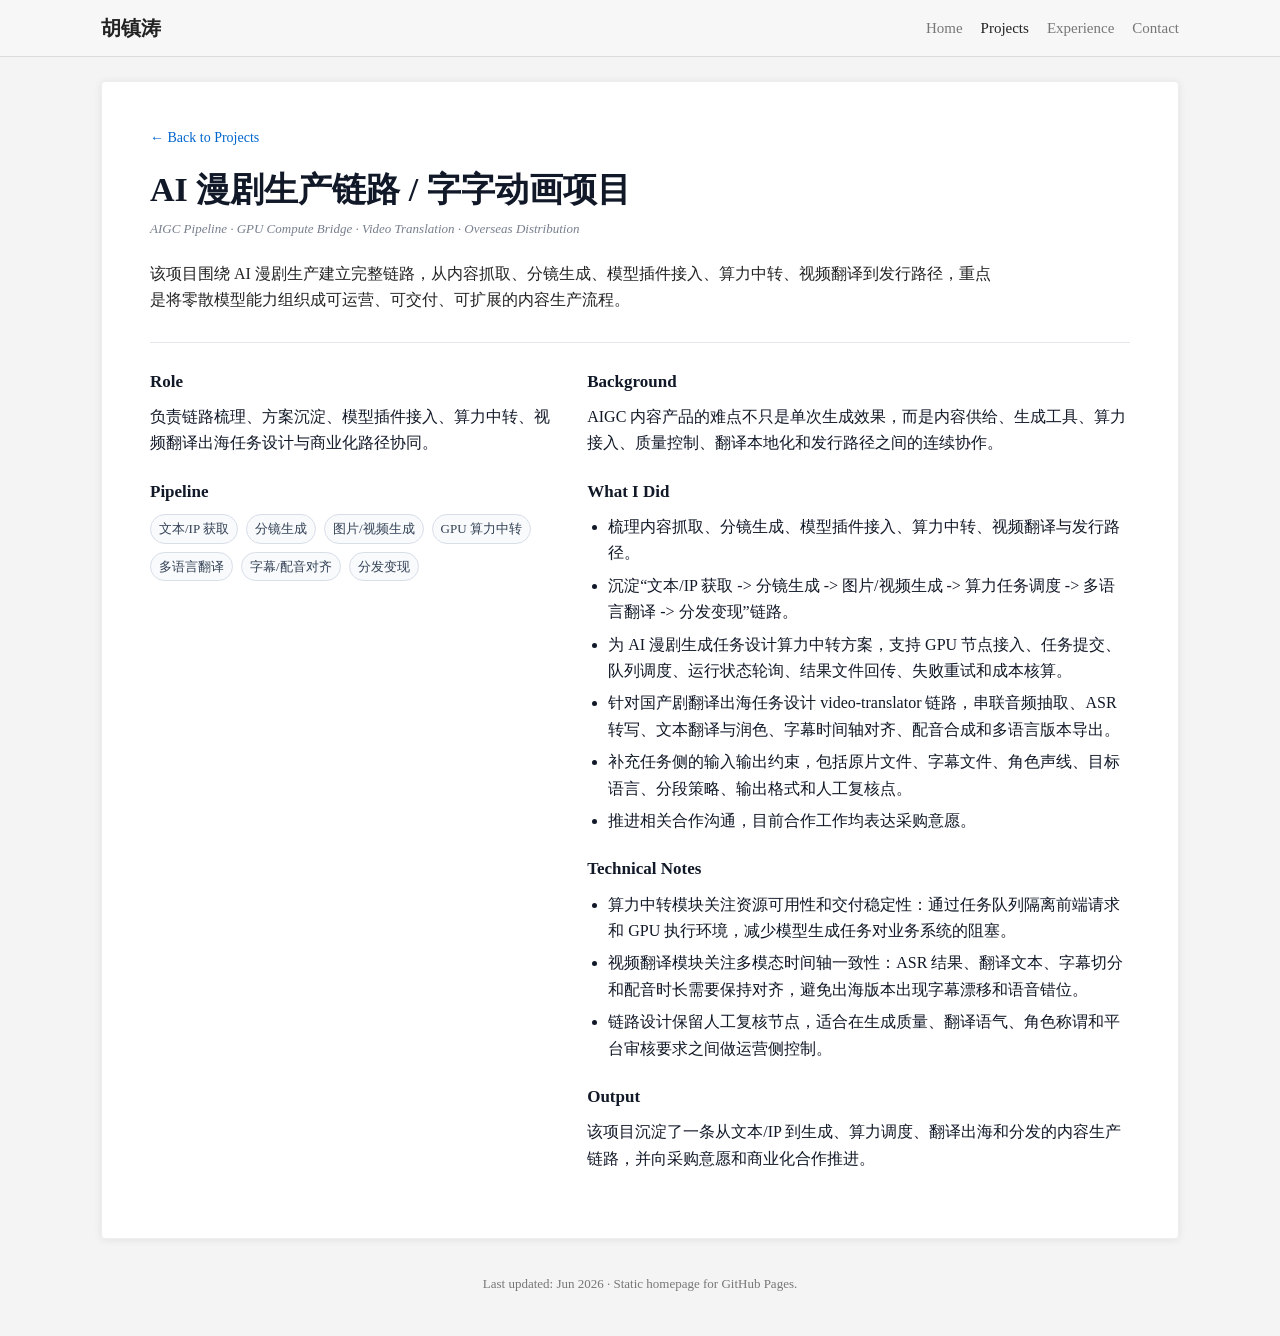
<file: projects/ai-comic.html>
<!doctype html>
<html lang="zh-CN">
  <head>
    <meta charset="utf-8" />
    <meta name="viewport" content="width=device-width, initial-scale=1" />
    <title>AI 漫剧生产链路 - 胡镇涛</title>
    <link rel="icon" href="../assets/profile.jpg" />
    <link rel="stylesheet" href="../styles.css" />
  </head>
  <body>
    <header class="topbar">
      <div class="nav-wrap">
        <a class="site-name" href="../index.html">胡镇涛</a>
        <nav class="nav-links" aria-label="主导航">
          <a href="../index.html">Home</a>
          <a class="active" href="../index.html#projects">Projects</a>
          <a href="../index.html#experience">Experience</a>
          <a href="../index.html#contact">Contact</a>
        </nav>
      </div>
    </header>

    <main class="container">
      <article class="card detail-card">
        <a class="back-link" href="../index.html#projects">← Back to Projects</a>
        <h1 class="detail-title">AI 漫剧生产链路 / 字字动画项目</h1>
        <p class="detail-meta">AIGC Pipeline · GPU Compute Bridge · Video Translation · Overseas Distribution</p>
        <p class="detail-lede">
          该项目围绕 AI 漫剧生产建立完整链路，从内容抓取、分镜生成、模型插件接入、算力中转、视频翻译到发行路径，重点是将零散模型能力组织成可运营、可交付、可扩展的内容生产流程。
        </p>

        <div class="detail-grid">
          <aside>
            <section class="detail-section">
              <h2>Role</h2>
              <p>负责链路梳理、方案沉淀、模型插件接入、算力中转、视频翻译出海任务设计与商业化路径协同。</p>
            </section>
            <section class="detail-section">
              <h2>Pipeline</h2>
              <div class="tag-list">
                <span>文本/IP 获取</span>
                <span>分镜生成</span>
                <span>图片/视频生成</span>
                <span>GPU 算力中转</span>
                <span>多语言翻译</span>
                <span>字幕/配音对齐</span>
                <span>分发变现</span>
              </div>
            </section>
          </aside>

          <div>
            <section class="detail-section">
              <h2>Background</h2>
              <p>
                AIGC 内容产品的难点不只是单次生成效果，而是内容供给、生成工具、算力接入、质量控制、翻译本地化和发行路径之间的连续协作。
              </p>
            </section>

            <section class="detail-section">
              <h2>What I Did</h2>
              <ul>
                <li>梳理内容抓取、分镜生成、模型插件接入、算力中转、视频翻译与发行路径。</li>
                <li>沉淀“文本/IP 获取 -> 分镜生成 -> 图片/视频生成 -> 算力任务调度 -> 多语言翻译 -> 分发变现”链路。</li>
                <li>为 AI 漫剧生成任务设计算力中转方案，支持 GPU 节点接入、任务提交、队列调度、运行状态轮询、结果文件回传、失败重试和成本核算。</li>
                <li>针对国产剧翻译出海任务设计 video-translator 链路，串联音频抽取、ASR 转写、文本翻译与润色、字幕时间轴对齐、配音合成和多语言版本导出。</li>
                <li>补充任务侧的输入输出约束，包括原片文件、字幕文件、角色声线、目标语言、分段策略、输出格式和人工复核点。</li>
                <li>推进相关合作沟通，目前合作工作均表达采购意愿。</li>
              </ul>
            </section>

            <section class="detail-section">
              <h2>Technical Notes</h2>
              <ul>
                <li>算力中转模块关注资源可用性和交付稳定性：通过任务队列隔离前端请求和 GPU 执行环境，减少模型生成任务对业务系统的阻塞。</li>
                <li>视频翻译模块关注多模态时间轴一致性：ASR 结果、翻译文本、字幕切分和配音时长需要保持对齐，避免出海版本出现字幕漂移和语音错位。</li>
                <li>链路设计保留人工复核节点，适合在生成质量、翻译语气、角色称谓和平台审核要求之间做运营侧控制。</li>
              </ul>
            </section>

            <section class="detail-section">
              <h2>Output</h2>
              <p>
                该项目沉淀了一条从文本/IP 到生成、算力调度、翻译出海和分发的内容生产链路，并向采购意愿和商业化合作推进。
              </p>
            </section>
          </div>
        </div>
      </article>
    </main>

    <footer class="footer">
      <p>Last updated: Jun 2026 · Static homepage for GitHub Pages.</p>
    </footer>
  </body>
</html>
</file>
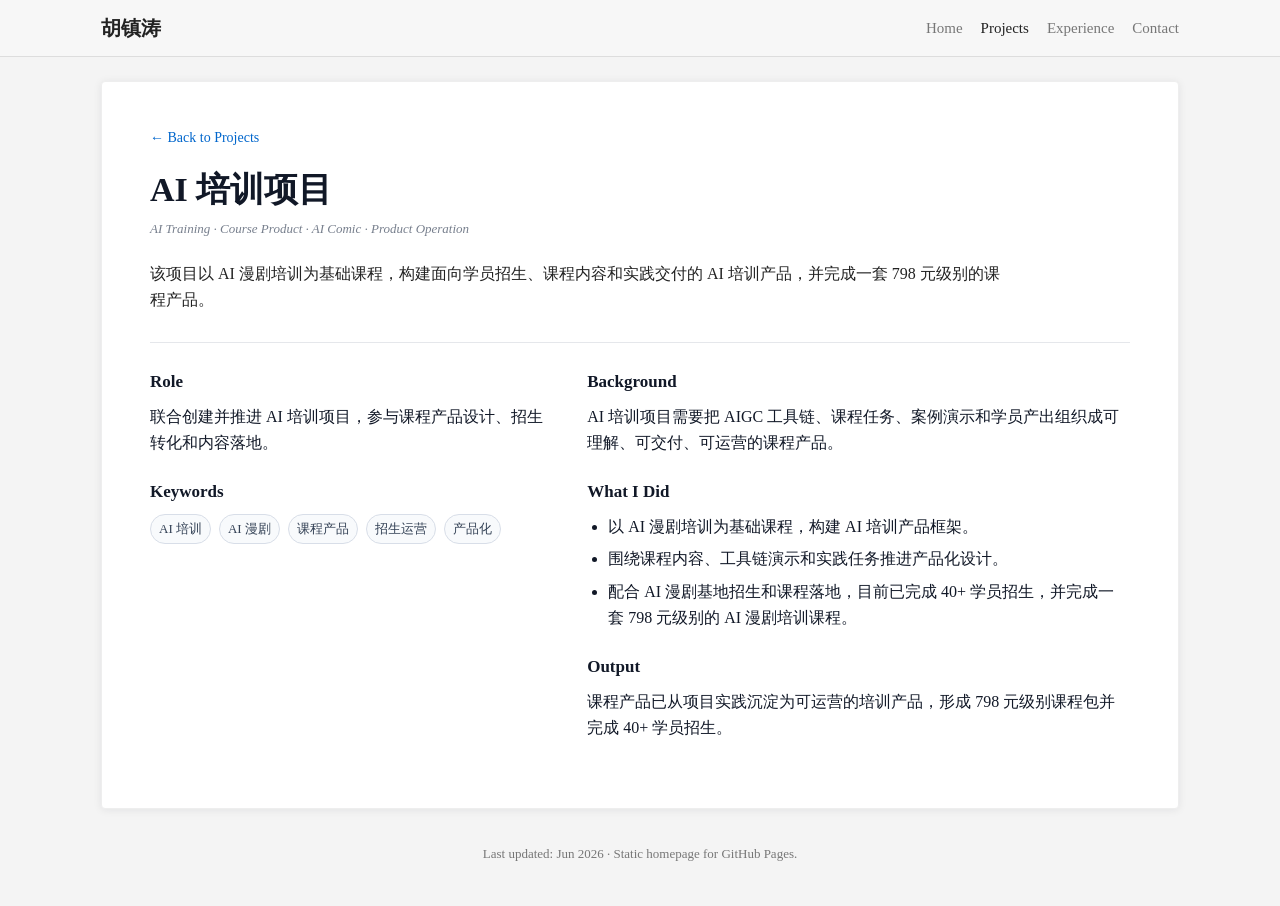
<file: projects/ai-training.html>
<!doctype html>
<html lang="zh-CN">
  <head>
    <meta charset="utf-8" />
    <meta name="viewport" content="width=device-width, initial-scale=1" />
    <title>AI 培训项目 - 胡镇涛</title>
    <link rel="icon" href="../assets/profile.jpg" />
    <link rel="stylesheet" href="../styles.css" />
  </head>
  <body>
    <header class="topbar">
      <div class="nav-wrap">
        <a class="site-name" href="../index.html">胡镇涛</a>
        <nav class="nav-links" aria-label="主导航">
          <a href="../index.html">Home</a>
          <a class="active" href="../index.html#projects">Projects</a>
          <a href="../index.html#experience">Experience</a>
          <a href="../index.html#contact">Contact</a>
        </nav>
      </div>
    </header>

    <main class="container">
      <article class="card detail-card">
        <a class="back-link" href="../index.html#projects">← Back to Projects</a>
        <h1 class="detail-title">AI 培训项目</h1>
        <p class="detail-meta">AI Training · Course Product · AI Comic · Product Operation</p>
        <p class="detail-lede">
          该项目以 AI 漫剧培训为基础课程，构建面向学员招生、课程内容和实践交付的 AI 培训产品，并完成一套 798 元级别的课程产品。
        </p>

        <div class="detail-grid">
          <aside>
            <section class="detail-section">
              <h2>Role</h2>
              <p>联合创建并推进 AI 培训项目，参与课程产品设计、招生转化和内容落地。</p>
            </section>
            <section class="detail-section">
              <h2>Keywords</h2>
              <div class="tag-list">
                <span>AI 培训</span>
                <span>AI 漫剧</span>
                <span>课程产品</span>
                <span>招生运营</span>
                <span>产品化</span>
              </div>
            </section>
          </aside>

          <div>
            <section class="detail-section">
              <h2>Background</h2>
              <p>
                AI 培训项目需要把 AIGC 工具链、课程任务、案例演示和学员产出组织成可理解、可交付、可运营的课程产品。
              </p>
            </section>

            <section class="detail-section">
              <h2>What I Did</h2>
              <ul>
                <li>以 AI 漫剧培训为基础课程，构建 AI 培训产品框架。</li>
                <li>围绕课程内容、工具链演示和实践任务推进产品化设计。</li>
                <li>配合 AI 漫剧基地招生和课程落地，目前已完成 40+ 学员招生，并完成一套 798 元级别的 AI 漫剧培训课程。</li>
              </ul>
            </section>

            <section class="detail-section">
              <h2>Output</h2>
              <p>
                课程产品已从项目实践沉淀为可运营的培训产品，形成 798 元级别课程包并完成 40+ 学员招生。
              </p>
            </section>
          </div>
        </div>
      </article>
    </main>

    <footer class="footer">
      <p>Last updated: Jun 2026 · Static homepage for GitHub Pages.</p>
    </footer>
  </body>
</html>
</file>
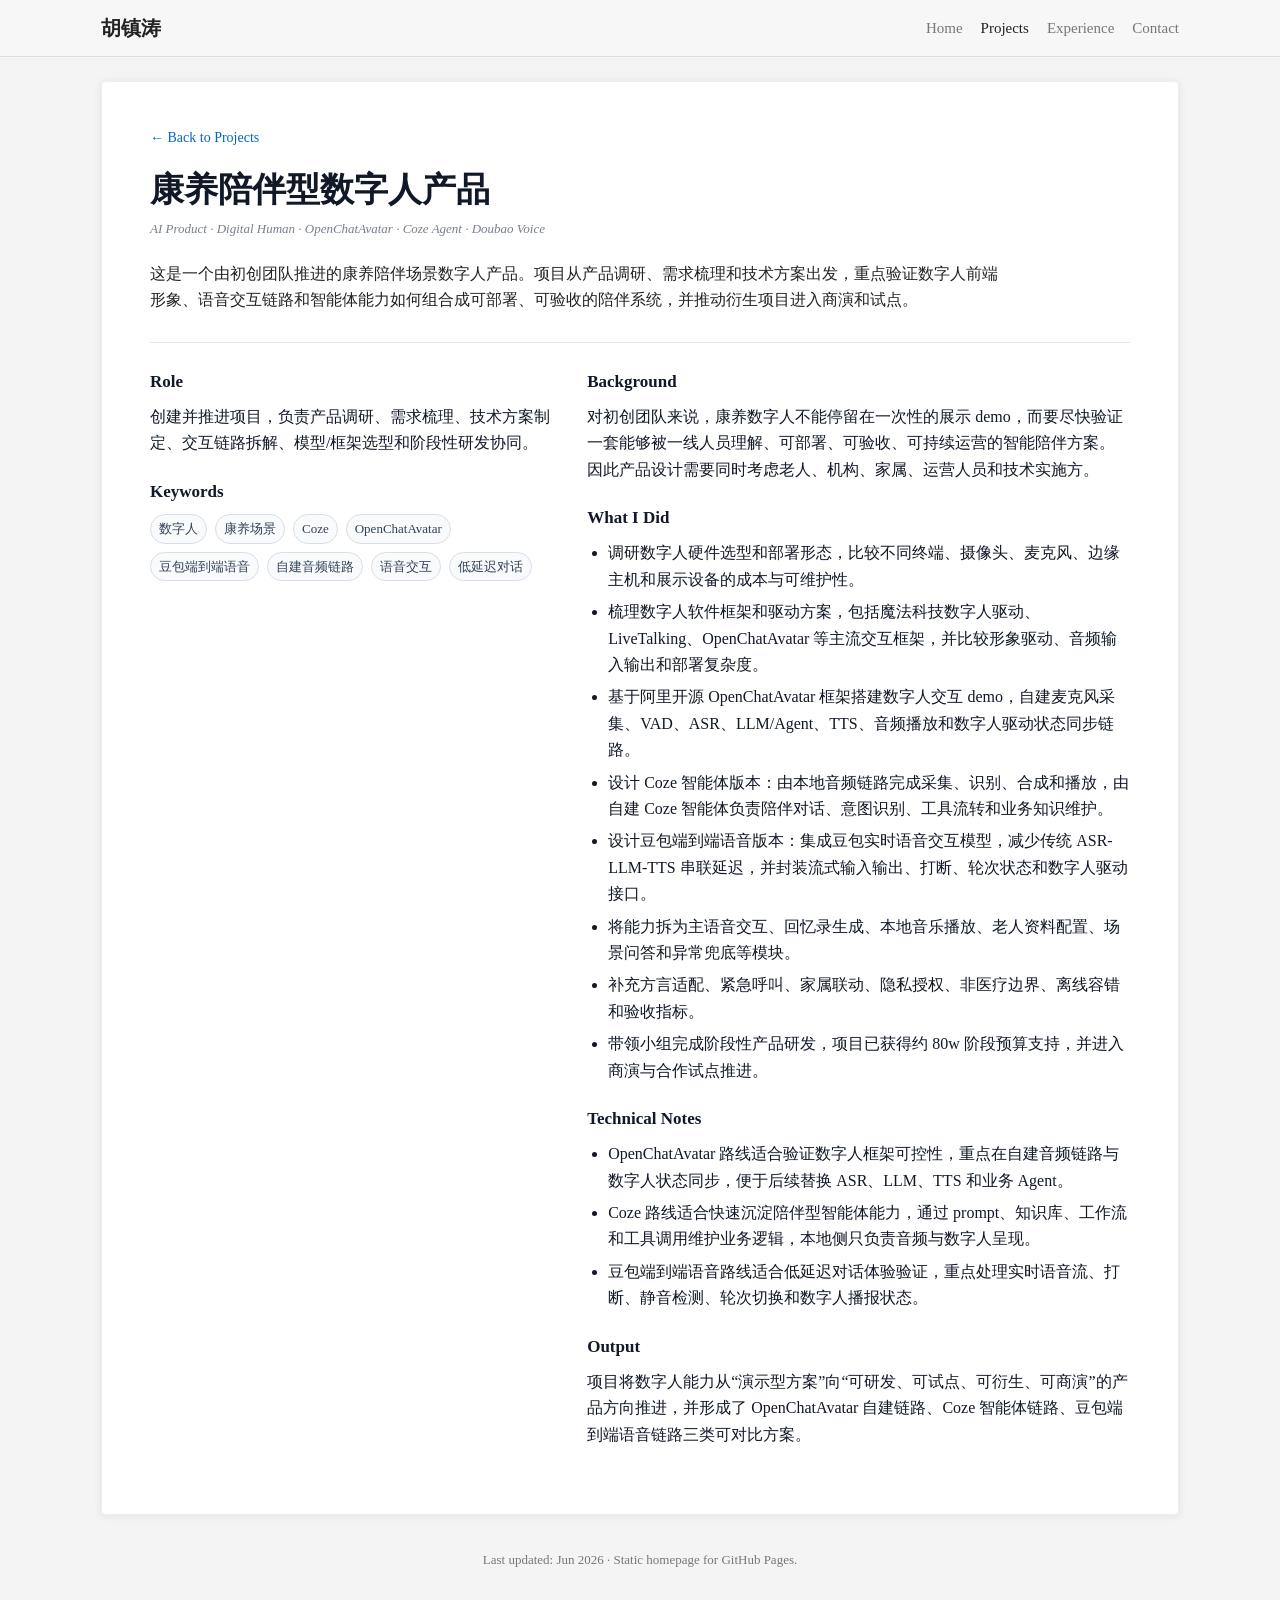
<file: projects/digital-human.html>
<!doctype html>
<html lang="zh-CN">
  <head>
    <meta charset="utf-8" />
    <meta name="viewport" content="width=device-width, initial-scale=1" />
    <title>康养陪伴型数字人产品 - 胡镇涛</title>
    <link rel="icon" href="../assets/profile.jpg" />
    <link rel="stylesheet" href="../styles.css" />
  </head>
  <body>
    <header class="topbar">
      <div class="nav-wrap">
        <a class="site-name" href="../index.html">胡镇涛</a>
        <nav class="nav-links" aria-label="主导航">
          <a href="../index.html">Home</a>
          <a class="active" href="../index.html#projects">Projects</a>
          <a href="../index.html#experience">Experience</a>
          <a href="../index.html#contact">Contact</a>
        </nav>
      </div>
    </header>

    <main class="container">
      <article class="card detail-card">
        <a class="back-link" href="../index.html#projects">← Back to Projects</a>
        <h1 class="detail-title">康养陪伴型数字人产品</h1>
        <p class="detail-meta">AI Product · Digital Human · OpenChatAvatar · Coze Agent · Doubao Voice</p>
        <p class="detail-lede">
          这是一个由初创团队推进的康养陪伴场景数字人产品。项目从产品调研、需求梳理和技术方案出发，重点验证数字人前端形象、语音交互链路和智能体能力如何组合成可部署、可验收的陪伴系统，并推动衍生项目进入商演和试点。
        </p>

        <div class="detail-grid">
          <aside>
            <section class="detail-section">
              <h2>Role</h2>
              <p>创建并推进项目，负责产品调研、需求梳理、技术方案制定、交互链路拆解、模型/框架选型和阶段性研发协同。</p>
            </section>
            <section class="detail-section">
              <h2>Keywords</h2>
              <div class="tag-list">
                <span>数字人</span>
                <span>康养场景</span>
                <span>Coze</span>
                <span>OpenChatAvatar</span>
                <span>豆包端到端语音</span>
                <span>自建音频链路</span>
                <span>语音交互</span>
                <span>低延迟对话</span>
              </div>
            </section>
          </aside>

          <div>
            <section class="detail-section">
              <h2>Background</h2>
              <p>
                对初创团队来说，康养数字人不能停留在一次性的展示 demo，而要尽快验证一套能够被一线人员理解、可部署、可验收、可持续运营的智能陪伴方案。因此产品设计需要同时考虑老人、机构、家属、运营人员和技术实施方。
              </p>
            </section>

            <section class="detail-section">
              <h2>What I Did</h2>
              <ul>
                <li>调研数字人硬件选型和部署形态，比较不同终端、摄像头、麦克风、边缘主机和展示设备的成本与可维护性。</li>
                <li>梳理数字人软件框架和驱动方案，包括魔法科技数字人驱动、LiveTalking、OpenChatAvatar 等主流交互框架，并比较形象驱动、音频输入输出和部署复杂度。</li>
                <li>基于阿里开源 OpenChatAvatar 框架搭建数字人交互 demo，自建麦克风采集、VAD、ASR、LLM/Agent、TTS、音频播放和数字人驱动状态同步链路。</li>
                <li>设计 Coze 智能体版本：由本地音频链路完成采集、识别、合成和播放，由自建 Coze 智能体负责陪伴对话、意图识别、工具流转和业务知识维护。</li>
                <li>设计豆包端到端语音版本：集成豆包实时语音交互模型，减少传统 ASR-LLM-TTS 串联延迟，并封装流式输入输出、打断、轮次状态和数字人驱动接口。</li>
                <li>将能力拆为主语音交互、回忆录生成、本地音乐播放、老人资料配置、场景问答和异常兜底等模块。</li>
                <li>补充方言适配、紧急呼叫、家属联动、隐私授权、非医疗边界、离线容错和验收指标。</li>
                <li>带领小组完成阶段性产品研发，项目已获得约 80w 阶段预算支持，并进入商演与合作试点推进。</li>
              </ul>
            </section>

            <section class="detail-section">
              <h2>Technical Notes</h2>
              <ul>
                <li>OpenChatAvatar 路线适合验证数字人框架可控性，重点在自建音频链路与数字人状态同步，便于后续替换 ASR、LLM、TTS 和业务 Agent。</li>
                <li>Coze 路线适合快速沉淀陪伴型智能体能力，通过 prompt、知识库、工作流和工具调用维护业务逻辑，本地侧只负责音频与数字人呈现。</li>
                <li>豆包端到端语音路线适合低延迟对话体验验证，重点处理实时语音流、打断、静音检测、轮次切换和数字人播报状态。</li>
              </ul>
            </section>

            <section class="detail-section">
              <h2>Output</h2>
              <p>
                项目将数字人能力从“演示型方案”向“可研发、可试点、可衍生、可商演”的产品方向推进，并形成了 OpenChatAvatar 自建链路、Coze 智能体链路、豆包端到端语音链路三类可对比方案。
              </p>
            </section>
          </div>
        </div>
      </article>
    </main>

    <footer class="footer">
      <p>Last updated: Jun 2026 · Static homepage for GitHub Pages.</p>
    </footer>
  </body>
</html>
</file>
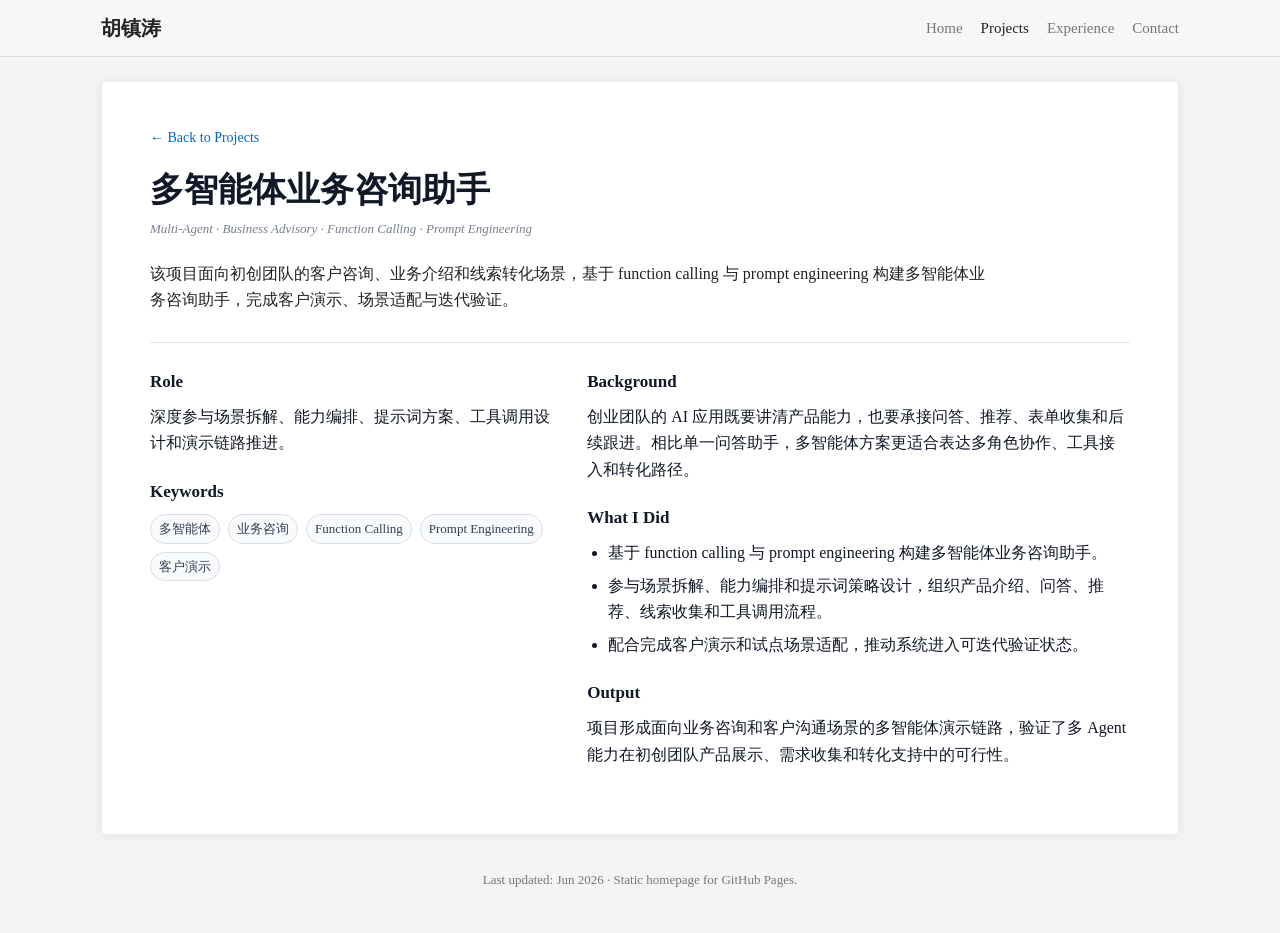
<file: projects/multi-agent-pm.html>
<!doctype html>
<html lang="zh-CN">
  <head>
    <meta charset="utf-8" />
    <meta name="viewport" content="width=device-width, initial-scale=1" />
    <title>多智能体业务咨询助手 - 胡镇涛</title>
    <link rel="icon" href="../assets/profile.jpg" />
    <link rel="stylesheet" href="../styles.css" />
  </head>
  <body>
    <header class="topbar">
      <div class="nav-wrap">
        <a class="site-name" href="../index.html">胡镇涛</a>
        <nav class="nav-links" aria-label="主导航">
          <a href="../index.html">Home</a>
          <a class="active" href="../index.html#projects">Projects</a>
          <a href="../index.html#experience">Experience</a>
          <a href="../index.html#contact">Contact</a>
        </nav>
      </div>
    </header>

    <main class="container">
      <article class="card detail-card">
        <a class="back-link" href="../index.html#projects">← Back to Projects</a>
        <h1 class="detail-title">多智能体业务咨询助手</h1>
        <p class="detail-meta">Multi-Agent · Business Advisory · Function Calling · Prompt Engineering</p>
        <p class="detail-lede">
          该项目面向初创团队的客户咨询、业务介绍和线索转化场景，基于 function calling 与 prompt engineering 构建多智能体业务咨询助手，完成客户演示、场景适配与迭代验证。
        </p>

        <div class="detail-grid">
          <aside>
            <section class="detail-section">
              <h2>Role</h2>
              <p>深度参与场景拆解、能力编排、提示词方案、工具调用设计和演示链路推进。</p>
            </section>
            <section class="detail-section">
              <h2>Keywords</h2>
              <div class="tag-list">
                <span>多智能体</span>
                <span>业务咨询</span>
                <span>Function Calling</span>
                <span>Prompt Engineering</span>
                <span>客户演示</span>
              </div>
            </section>
          </aside>

          <div>
            <section class="detail-section">
              <h2>Background</h2>
              <p>
                创业团队的 AI 应用既要讲清产品能力，也要承接问答、推荐、表单收集和后续跟进。相比单一问答助手，多智能体方案更适合表达多角色协作、工具接入和转化路径。
              </p>
            </section>

            <section class="detail-section">
              <h2>What I Did</h2>
              <ul>
                <li>基于 function calling 与 prompt engineering 构建多智能体业务咨询助手。</li>
                <li>参与场景拆解、能力编排和提示词策略设计，组织产品介绍、问答、推荐、线索收集和工具调用流程。</li>
                <li>配合完成客户演示和试点场景适配，推动系统进入可迭代验证状态。</li>
              </ul>
            </section>

            <section class="detail-section">
              <h2>Output</h2>
              <p>
                项目形成面向业务咨询和客户沟通场景的多智能体演示链路，验证了多 Agent 能力在初创团队产品展示、需求收集和转化支持中的可行性。
              </p>
            </section>
          </div>
        </div>
      </article>
    </main>

    <footer class="footer">
      <p>Last updated: Jun 2026 · Static homepage for GitHub Pages.</p>
    </footer>
  </body>
</html>
</file>
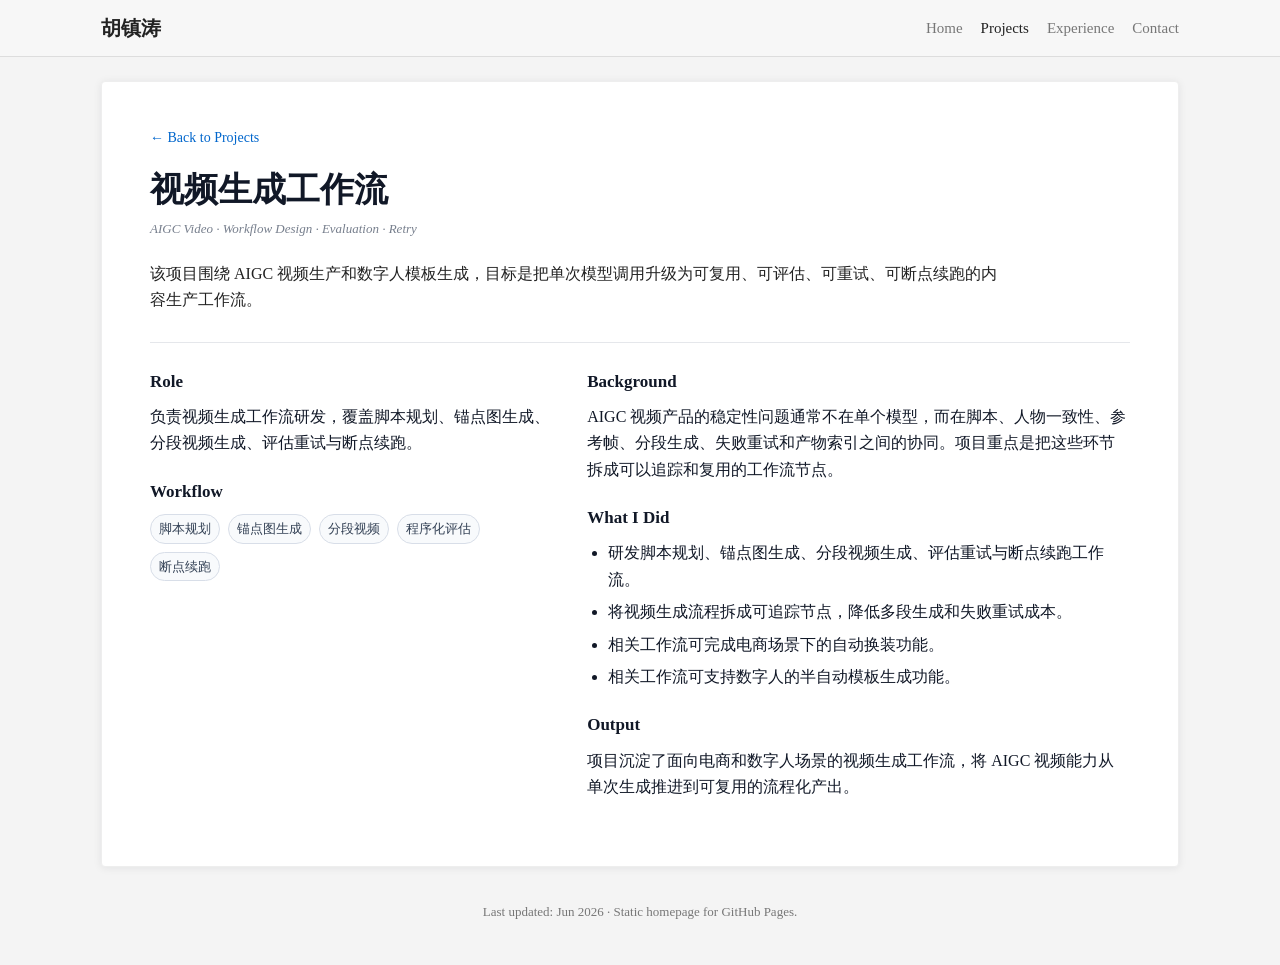
<file: projects/video-generation-workflow.html>
<!doctype html>
<html lang="zh-CN">
  <head>
    <meta charset="utf-8" />
    <meta name="viewport" content="width=device-width, initial-scale=1" />
    <title>视频生成工作流 - 胡镇涛</title>
    <link rel="icon" href="../assets/profile.jpg" />
    <link rel="stylesheet" href="../styles.css" />
  </head>
  <body>
    <header class="topbar">
      <div class="nav-wrap">
        <a class="site-name" href="../index.html">胡镇涛</a>
        <nav class="nav-links" aria-label="主导航">
          <a href="../index.html">Home</a>
          <a class="active" href="../index.html#projects">Projects</a>
          <a href="../index.html#experience">Experience</a>
          <a href="../index.html#contact">Contact</a>
        </nav>
      </div>
    </header>

    <main class="container">
      <article class="card detail-card">
        <a class="back-link" href="../index.html#projects">← Back to Projects</a>
        <h1 class="detail-title">视频生成工作流</h1>
        <p class="detail-meta">AIGC Video · Workflow Design · Evaluation · Retry</p>
        <p class="detail-lede">
          该项目围绕 AIGC 视频生产和数字人模板生成，目标是把单次模型调用升级为可复用、可评估、可重试、可断点续跑的内容生产工作流。
        </p>

        <div class="detail-grid">
          <aside>
            <section class="detail-section">
              <h2>Role</h2>
              <p>负责视频生成工作流研发，覆盖脚本规划、锚点图生成、分段视频生成、评估重试与断点续跑。</p>
            </section>
            <section class="detail-section">
              <h2>Workflow</h2>
              <div class="tag-list">
                <span>脚本规划</span>
                <span>锚点图生成</span>
                <span>分段视频</span>
                <span>程序化评估</span>
                <span>断点续跑</span>
              </div>
            </section>
          </aside>

          <div>
            <section class="detail-section">
              <h2>Background</h2>
              <p>
                AIGC 视频产品的稳定性问题通常不在单个模型，而在脚本、人物一致性、参考帧、分段生成、失败重试和产物索引之间的协同。项目重点是把这些环节拆成可以追踪和复用的工作流节点。
              </p>
            </section>

            <section class="detail-section">
              <h2>What I Did</h2>
              <ul>
                <li>研发脚本规划、锚点图生成、分段视频生成、评估重试与断点续跑工作流。</li>
                <li>将视频生成流程拆成可追踪节点，降低多段生成和失败重试成本。</li>
                <li>相关工作流可完成电商场景下的自动换装功能。</li>
                <li>相关工作流可支持数字人的半自动模板生成功能。</li>
              </ul>
            </section>

            <section class="detail-section">
              <h2>Output</h2>
              <p>
                项目沉淀了面向电商和数字人场景的视频生成工作流，将 AIGC 视频能力从单次生成推进到可复用的流程化产出。
              </p>
            </section>
          </div>
        </div>
      </article>
    </main>

    <footer class="footer">
      <p>Last updated: Jun 2026 · Static homepage for GitHub Pages.</p>
    </footer>
  </body>
</html>
</file>
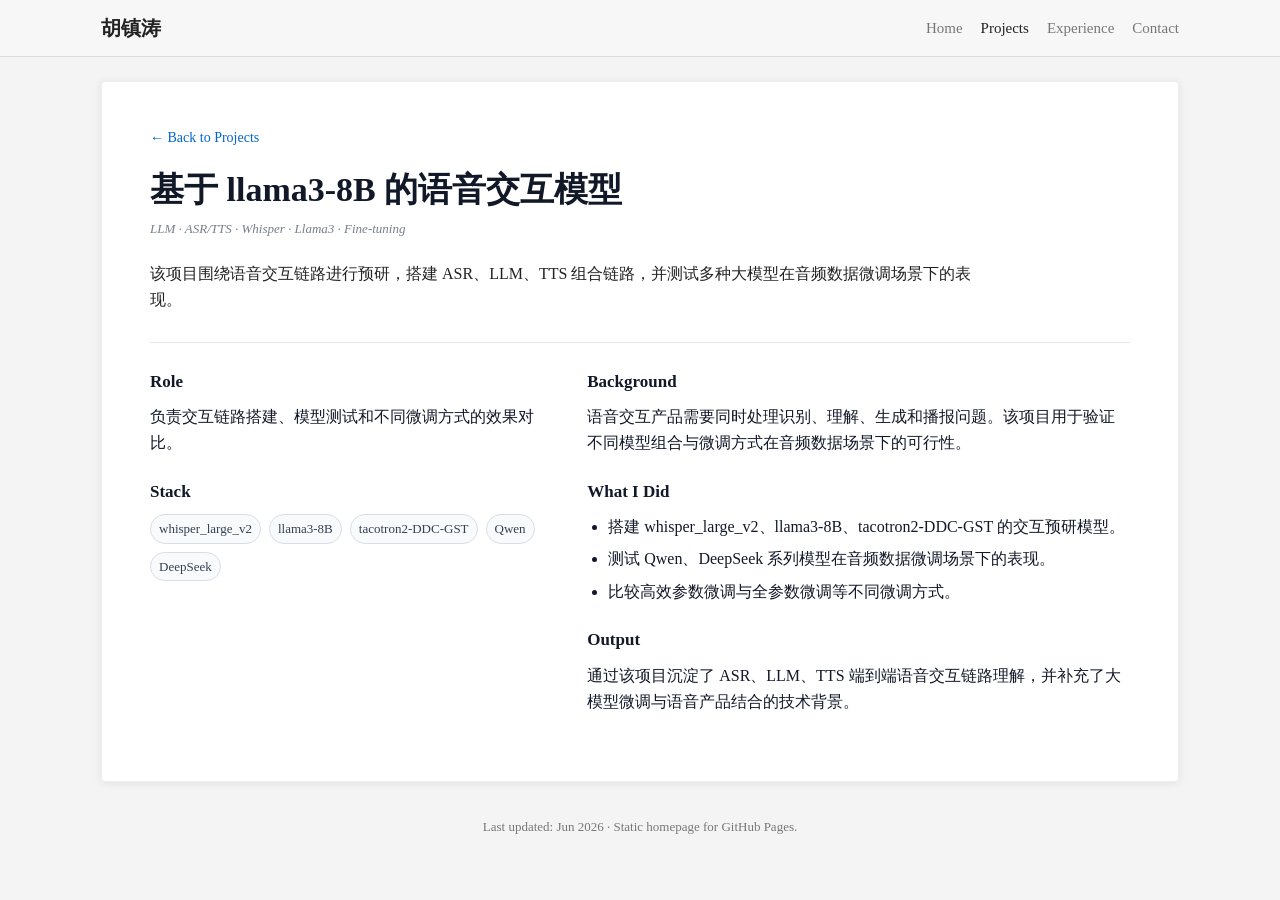
<file: projects/voice-llm.html>
<!doctype html>
<html lang="zh-CN">
  <head>
    <meta charset="utf-8" />
    <meta name="viewport" content="width=device-width, initial-scale=1" />
    <title>大模型语音交互模型 - 胡镇涛</title>
    <link rel="icon" href="../assets/profile.jpg" />
    <link rel="stylesheet" href="../styles.css" />
  </head>
  <body>
    <header class="topbar">
      <div class="nav-wrap">
        <a class="site-name" href="../index.html">胡镇涛</a>
        <nav class="nav-links" aria-label="主导航">
          <a href="../index.html">Home</a>
          <a class="active" href="../index.html#projects">Projects</a>
          <a href="../index.html#experience">Experience</a>
          <a href="../index.html#contact">Contact</a>
        </nav>
      </div>
    </header>

    <main class="container">
      <article class="card detail-card">
        <a class="back-link" href="../index.html#projects">← Back to Projects</a>
        <h1 class="detail-title">基于 llama3-8B 的语音交互模型</h1>
        <p class="detail-meta">LLM · ASR/TTS · Whisper · Llama3 · Fine-tuning</p>
        <p class="detail-lede">
          该项目围绕语音交互链路进行预研，搭建 ASR、LLM、TTS 组合链路，并测试多种大模型在音频数据微调场景下的表现。
        </p>

        <div class="detail-grid">
          <aside>
            <section class="detail-section">
              <h2>Role</h2>
              <p>负责交互链路搭建、模型测试和不同微调方式的效果对比。</p>
            </section>
            <section class="detail-section">
              <h2>Stack</h2>
              <div class="tag-list">
                <span>whisper_large_v2</span>
                <span>llama3-8B</span>
                <span>tacotron2-DDC-GST</span>
                <span>Qwen</span>
                <span>DeepSeek</span>
              </div>
            </section>
          </aside>

          <div>
            <section class="detail-section">
              <h2>Background</h2>
              <p>
                语音交互产品需要同时处理识别、理解、生成和播报问题。该项目用于验证不同模型组合与微调方式在音频数据场景下的可行性。
              </p>
            </section>

            <section class="detail-section">
              <h2>What I Did</h2>
              <ul>
                <li>搭建 whisper_large_v2、llama3-8B、tacotron2-DDC-GST 的交互预研模型。</li>
                <li>测试 Qwen、DeepSeek 系列模型在音频数据微调场景下的表现。</li>
                <li>比较高效参数微调与全参数微调等不同微调方式。</li>
              </ul>
            </section>

            <section class="detail-section">
              <h2>Output</h2>
              <p>
                通过该项目沉淀了 ASR、LLM、TTS 端到端语音交互链路理解，并补充了大模型微调与语音产品结合的技术背景。
              </p>
            </section>
          </div>
        </div>
      </article>
    </main>

    <footer class="footer">
      <p>Last updated: Jun 2026 · Static homepage for GitHub Pages.</p>
    </footer>
  </body>
</html>
</file>
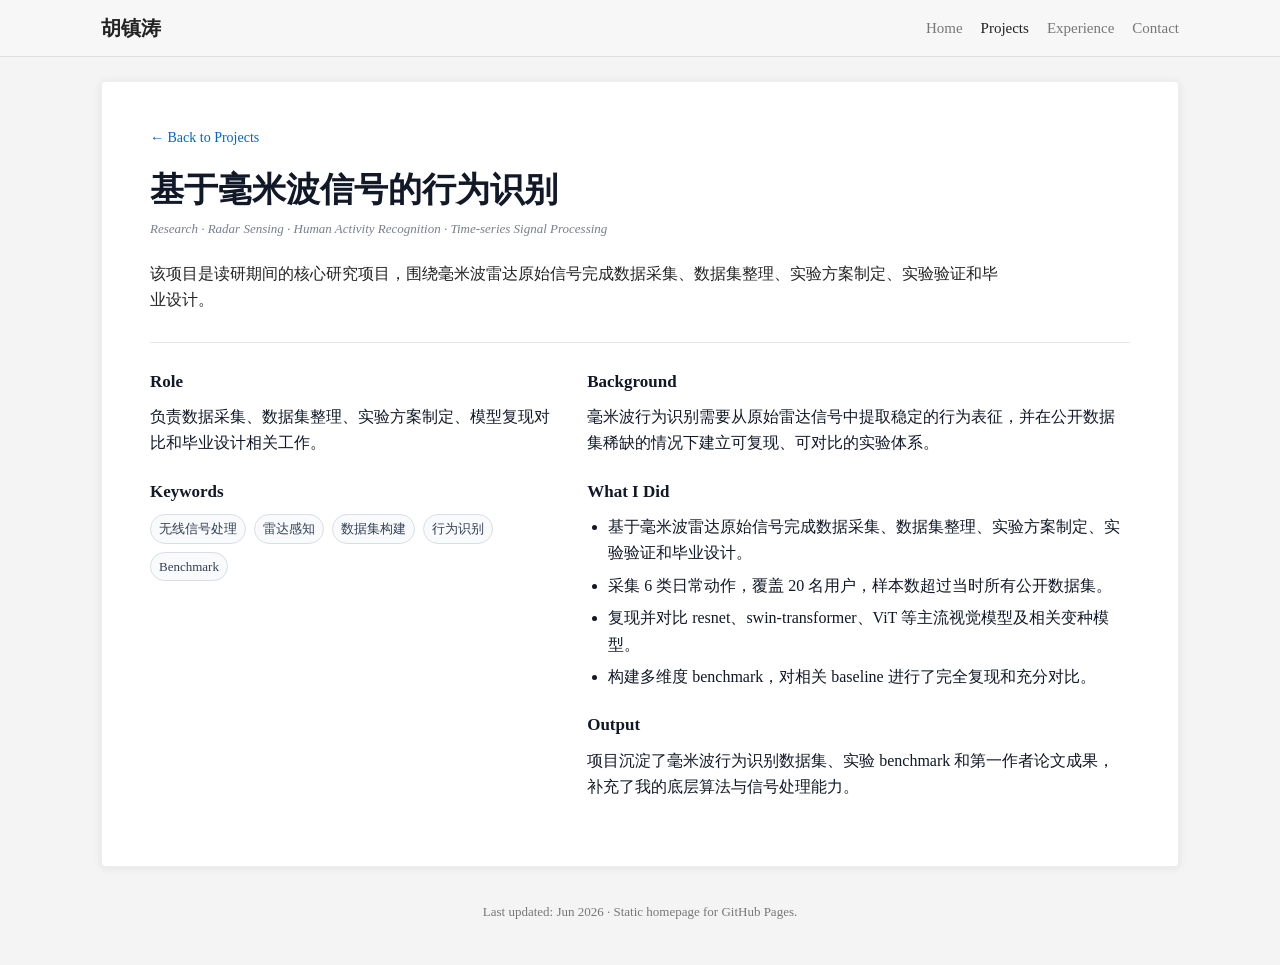
<file: projects/wireless-sensing.html>
<!doctype html>
<html lang="zh-CN">
  <head>
    <meta charset="utf-8" />
    <meta name="viewport" content="width=device-width, initial-scale=1" />
    <title>基于毫米波信号的行为识别 - 胡镇涛</title>
    <link rel="icon" href="../assets/profile.jpg" />
    <link rel="stylesheet" href="../styles.css" />
  </head>
  <body>
    <header class="topbar">
      <div class="nav-wrap">
        <a class="site-name" href="../index.html">胡镇涛</a>
        <nav class="nav-links" aria-label="主导航">
          <a href="../index.html">Home</a>
          <a class="active" href="../index.html#projects">Projects</a>
          <a href="../index.html#experience">Experience</a>
          <a href="../index.html#contact">Contact</a>
        </nav>
      </div>
    </header>

    <main class="container">
      <article class="card detail-card">
        <a class="back-link" href="../index.html#projects">← Back to Projects</a>
        <h1 class="detail-title">基于毫米波信号的行为识别</h1>
        <p class="detail-meta">Research · Radar Sensing · Human Activity Recognition · Time-series Signal Processing</p>
        <p class="detail-lede">
          该项目是读研期间的核心研究项目，围绕毫米波雷达原始信号完成数据采集、数据集整理、实验方案制定、实验验证和毕业设计。
        </p>

        <div class="detail-grid">
          <aside>
            <section class="detail-section">
              <h2>Role</h2>
              <p>负责数据采集、数据集整理、实验方案制定、模型复现对比和毕业设计相关工作。</p>
            </section>
            <section class="detail-section">
              <h2>Keywords</h2>
              <div class="tag-list">
                <span>无线信号处理</span>
                <span>雷达感知</span>
                <span>数据集构建</span>
                <span>行为识别</span>
                <span>Benchmark</span>
              </div>
            </section>
          </aside>

          <div>
            <section class="detail-section">
              <h2>Background</h2>
              <p>
                毫米波行为识别需要从原始雷达信号中提取稳定的行为表征，并在公开数据集稀缺的情况下建立可复现、可对比的实验体系。
              </p>
            </section>

            <section class="detail-section">
              <h2>What I Did</h2>
              <ul>
                <li>基于毫米波雷达原始信号完成数据采集、数据集整理、实验方案制定、实验验证和毕业设计。</li>
                <li>采集 6 类日常动作，覆盖 20 名用户，样本数超过当时所有公开数据集。</li>
                <li>复现并对比 resnet、swin-transformer、ViT 等主流视觉模型及相关变种模型。</li>
                <li>构建多维度 benchmark，对相关 baseline 进行了完全复现和充分对比。</li>
              </ul>
            </section>

            <section class="detail-section">
              <h2>Output</h2>
              <p>
                项目沉淀了毫米波行为识别数据集、实验 benchmark 和第一作者论文成果，补充了我的底层算法与信号处理能力。
              </p>
            </section>
          </div>
        </div>
      </article>
    </main>

    <footer class="footer">
      <p>Last updated: Jun 2026 · Static homepage for GitHub Pages.</p>
    </footer>
  </body>
</html>
</file>
<file: styles.css>
:root {
  --bg: #f4f4f4;
  --card: #ffffff;
  --text: #111827;
  --muted: #555f6f;
  --light: #777f8d;
  --line: #e5e7eb;
  --link: #0066cc;
  --link-hover: #004e9f;
  --shadow: 0 1px 8px rgba(15, 23, 42, 0.08);
  --radius: 4px;
}

* {
  box-sizing: border-box;
}

html {
  scroll-behavior: smooth;
}

body {
  margin: 0;
  background: var(--bg);
  color: var(--text);
  overflow-x: hidden;
  font-family:
    "Times New Roman",
    FangSong,
    "仿宋",
    sans-serif;
  font-size: 16px;
  line-height: 1.65;
}

a {
  color: var(--link);
  text-decoration: none;
}

a:hover {
  color: var(--link-hover);
  text-decoration: underline;
}

p {
  margin: 0 0 14px;
}

h1,
h2,
h3 {
  margin: 0;
  color: var(--text);
  line-height: 1.25;
  font-weight: 600;
}

h1 {
  margin-bottom: 10px;
  font-size: 40px;
}

h2 {
  margin-bottom: 12px;
  font-size: 17px;
}

h3 {
  margin-bottom: 5px;
  font-size: 18px;
}

.topbar {
  position: sticky;
  top: 0;
  z-index: 10;
  border-bottom: 1px solid #dddddd;
  background: #f7f7f7;
}

.nav-wrap {
  max-width: 1110px;
  min-height: 56px;
  margin: 0 auto;
  padding: 0 16px;
  display: flex;
  align-items: center;
  justify-content: space-between;
  gap: 24px;
}

.site-name {
  color: #222;
  font-size: 20px;
  font-weight: 700;
}

.site-name:hover {
  color: #222;
  text-decoration: none;
}

.nav-links {
  display: flex;
  align-items: center;
  gap: 18px;
  white-space: nowrap;
}

.nav-links a {
  color: #777;
  font-size: 15px;
}

.nav-links a.active,
.nav-links a:hover {
  color: #222;
  text-decoration: none;
}

.container {
  max-width: 1110px;
  margin: 0 auto;
  padding: 24px 16px 0;
}

.card {
  margin-bottom: 16px;
  padding: 48px;
  border: 1px solid #eeeeee;
  border-radius: var(--radius);
  background: var(--card);
  box-shadow: var(--shadow);
}

.intro-card {
  display: grid;
  grid-template-columns: minmax(0, 1fr) minmax(250px, 320px);
  gap: 36px;
  align-items: start;
}

.intro-main {
  min-width: 0;
}

.intro-contact {
  display: flex;
  flex-wrap: wrap;
  gap: 8px 16px;
  align-items: center;
  margin: -2px 0 14px;
  color: var(--muted);
  font-family:
    "Times New Roman",
    FangSong,
    "仿宋",
    serif;
  font-size: 14px;
  line-height: 1.45;
}

.intro-contact a,
.intro-contact span {
  display: inline-flex;
  align-items: center;
  min-height: 22px;
}

.affiliation {
  margin: 0;
  color: #111;
}

.intro-main > p:nth-of-type(3) {
  margin-top: 22px;
}

.visual-column {
  width: 100%;
  max-width: 220px;
  justify-self: end;
  display: flex;
  flex-direction: column;
  align-items: center;
  gap: 18px;
}

.portrait-card {
  width: 202px;
  padding: 4px;
  border: 1px solid #dddddd;
  border-radius: var(--radius);
  background: #fff;
}

.portrait-card img {
  display: block;
  width: 100%;
  aspect-ratio: 1 / 1;
  object-fit: cover;
  object-position: 58% 20%;
}

.agent-animation-card {
  width: 100%;
  padding: 10px 10px 4px;
  border: 1px solid #dddddd;
  border-radius: var(--radius);
  background: linear-gradient(180deg, #fbfbfb 0%, #f2f5f8 100%);
}

.agent-animation {
  display: block;
  width: 100%;
  aspect-ratio: 26 / 19;
  border: 0;
}

.interest-block {
  margin-top: 18px;
}

.interest-block ul,
.compact-list {
  margin: 4px 0 0;
  padding-left: 21px;
}

.project-reel {
  grid-column: 1 / -1;
  min-width: 0;
  margin-top: 4px;
  padding-top: 22px;
  border-top: 1px solid var(--line);
  overflow: hidden;
}

.reel-head {
  display: flex;
  align-items: end;
  justify-content: space-between;
  gap: 20px;
  margin-bottom: 18px;
}

.reel-head p {
  margin: 4px 0 0;
  color: var(--muted);
  font-size: 14px;
}

.reel-stage {
  display: grid;
  grid-template-columns: minmax(0, 1fr) 360px;
  gap: 24px;
  align-items: center;
}

.reel-stage-player {
  width: 100%;
  display: flex;
  align-items: center;
  justify-content: center;
}

.reel-stage-copy h3 {
  margin-bottom: 8px;
}

.reel-kicker {
  margin: 0 0 6px;
  color: var(--light);
  font-size: 12px;
  letter-spacing: 0.08em;
  text-transform: uppercase;
}

.reel-stage-copy p:last-child {
  margin-bottom: 0;
}

.active-video {
  display: block;
  width: 100%;
  aspect-ratio: 16 / 9;
  border: 1px solid #d7dce2;
  border-radius: 10px;
  background: #f3f4f6;
  box-shadow: 0 1px 8px rgba(15, 23, 42, 0.08);
  object-fit: contain;
}

.active-video.is-portrait {
  width: 32%;
  min-width: 96px;
  max-width: 180px;
  aspect-ratio: 9 / 16;
}

.reel-rail {
  position: relative;
  width: 100%;
  max-width: 100%;
  margin-top: 18px;
  overflow: hidden;
}

.reel-rail::before,
.reel-rail::after {
  position: absolute;
  top: 0;
  bottom: 0;
  width: 52px;
  z-index: 1;
  content: "";
  pointer-events: none;
}

.reel-rail::before {
  left: 0;
  background: linear-gradient(90deg, #ffffff 0%, rgba(255, 255, 255, 0) 100%);
}

.reel-rail::after {
  right: 0;
  background: linear-gradient(270deg, #ffffff 0%, rgba(255, 255, 255, 0) 100%);
}

.reel-track {
  display: flex;
  gap: 14px;
  width: max-content;
  will-change: transform;
}

.reel-card {
  --reel-preview-height: 126px;
  width: 244px;
  flex: 0 0 auto;
  padding: 10px;
  border: 1px solid #d7dce2;
  border-radius: 12px;
  background: #ffffff;
  box-shadow: 0 1px 8px rgba(15, 23, 42, 0.05);
  text-align: left;
  cursor: pointer;
  transition:
    transform 180ms ease,
    box-shadow 180ms ease,
    border-color 180ms ease;
}

.reel-card[data-ratio="portrait"] {
  width: 176px;
}

.reel-card:hover {
  transform: translateY(-2px);
  box-shadow: 0 10px 24px rgba(15, 23, 42, 0.08);
}

.reel-card.is-active {
  border-color: #9db5d3;
  box-shadow: 0 0 0 1px rgba(59, 130, 246, 0.12), 0 10px 24px rgba(15, 23, 42, 0.08);
}

.reel-preview {
  position: relative;
  display: block;
  height: var(--reel-preview-height);
  overflow: hidden;
  border-radius: 8px;
  background: #eef2f7;
  color: #1f2937;
}

.reel-card[data-ratio="portrait"] .reel-preview {
  width: 71px;
  margin: 0 auto;
  aspect-ratio: 9 / 16;
}

.reel-preview video {
  display: block;
  width: 100%;
  height: 100%;
  object-fit: cover;
  pointer-events: none;
}

.reel-preview-label {
  position: absolute;
  left: 0;
  right: 0;
  bottom: 0;
  display: flex;
  min-height: 44px;
  align-items: end;
  padding: 22px 10px 9px;
  background: linear-gradient(180deg, rgba(17, 24, 39, 0) 0%, rgba(17, 24, 39, 0.78) 100%);
  color: #ffffff;
  font-size: 13px;
  font-weight: 600;
  line-height: 1.35;
}

.reel-card-copy {
  display: block;
  padding-top: 10px;
}

.reel-card-copy strong {
  display: block;
  color: var(--text);
  font-size: 14px;
  line-height: 1.5;
}

.reel-card-copy span {
  display: block;
  margin-top: 3px;
  color: var(--light);
  font-size: 12px;
  line-height: 1.45;
}

.contact-line {
  grid-column: 1 / -1;
  display: flex;
  flex-wrap: wrap;
  gap: 18px;
  padding-top: 20px;
  border-top: 1px solid var(--line);
  font-family:
    "Times New Roman",
    FangSong,
    "仿宋",
    serif;
  font-size: 14px;
}

.two-column-card {
  display: grid;
  grid-template-columns: minmax(0, 1fr) minmax(0, 1fr);
  gap: 52px;
  padding: 30px 32px;
}

.entry {
  margin-bottom: 13px;
}

.entry-title {
  font-size: 16px;
  font-weight: 500;
}

.entry-meta,
.project-tags,
.detail-meta {
  color: var(--light);
  font-size: 13px;
  font-style: italic;
}

.entry p {
  margin: 2px 0 0;
  color: #111;
  font-size: 14px;
}

.subsection {
  margin-top: 16px;
}

.compact-list {
  color: #111;
  font-size: 14px;
}

.section-head {
  margin-bottom: 20px;
  border-bottom: 1px solid var(--line);
}

.section-head p {
  max-width: 850px;
  color: var(--muted);
}

.project-item {
  display: grid;
  grid-template-columns: 92px minmax(0, 1fr);
  gap: 24px;
  padding: 22px 0;
  border-bottom: 1px solid var(--line);
}

.project-item:last-child {
  border-bottom: 0;
}

.project-thumb {
  width: 92px;
  height: 92px;
  display: grid;
  place-items: center;
  border: 1px solid #d7dce2;
  border-radius: var(--radius);
  background: #f8fafc;
  color: #1f2937;
  font-size: 26px;
  font-weight: 700;
}

.project-body p {
  margin-bottom: 8px;
}

.project-tags {
  margin-bottom: 8px;
  font-style: normal;
}

.text-link {
  font-size: 14px;
  font-weight: 500;
}

.footer {
  max-width: 1110px;
  margin: 0 auto;
  padding: 18px 16px 28px;
  color: #777;
  font-size: 13px;
  text-align: center;
}

.detail-card {
  padding: 42px 48px;
}

.back-link {
  display: inline-block;
  margin-bottom: 20px;
  font-size: 14px;
}

.detail-title {
  margin-bottom: 6px;
  font-size: 34px;
}

.detail-lede {
  max-width: 850px;
  margin-top: 22px;
  color: #222;
}

.detail-grid {
  display: grid;
  grid-template-columns: minmax(0, 0.85fr) minmax(0, 1.15fr);
  gap: 36px;
  margin-top: 28px;
  padding-top: 28px;
  border-top: 1px solid var(--line);
}

.detail-section {
  margin-bottom: 24px;
}

.detail-section ul {
  margin: 8px 0 0;
  padding-left: 21px;
}

.detail-section li {
  margin-bottom: 6px;
}

.tag-list {
  display: flex;
  flex-wrap: wrap;
  gap: 8px;
  margin-top: 8px;
}

.tag-list span {
  display: inline-flex;
  padding: 3px 8px;
  border: 1px solid #d8dee8;
  border-radius: 999px;
  background: #f8fafc;
  color: #334155;
  font-size: 13px;
}

@media (max-width: 820px) {
  h1 {
    font-size: 32px;
  }

  .nav-wrap {
    align-items: flex-start;
    flex-direction: column;
    gap: 4px;
    padding-top: 10px;
    padding-bottom: 10px;
  }

  .nav-links {
    gap: 14px;
    overflow-x: auto;
    width: 100%;
  }

  .card {
    padding: 26px 22px;
  }

  .intro-card,
  .two-column-card,
  .detail-grid {
    grid-template-columns: 1fr;
    gap: 24px;
  }

  .visual-column {
    width: min(100%, 220px);
    justify-self: center;
    order: -1;
  }

  .portrait-card {
    justify-self: start;
    width: 180px;
    order: -1;
  }

  .contact-line {
    flex-direction: column;
    gap: 8px;
  }

  .reel-head,
  .reel-stage {
    grid-template-columns: 1fr;
    align-items: start;
  }

  .reel-head {
    flex-direction: column;
    align-items: start;
  }

  .reel-stage-player {
    max-width: 360px;
  }

  .reel-card {
    --reel-preview-height: 112px;
    width: 220px;
  }

  .reel-card[data-ratio="portrait"] {
    width: 166px;
  }

  .reel-card[data-ratio="portrait"] .reel-preview {
    width: 63px;
  }

  .project-item {
    grid-template-columns: 1fr;
    gap: 12px;
  }

  .project-thumb {
    width: 72px;
    height: 72px;
    font-size: 22px;
  }

  .detail-title {
    font-size: 28px;
  }
}
</file>
